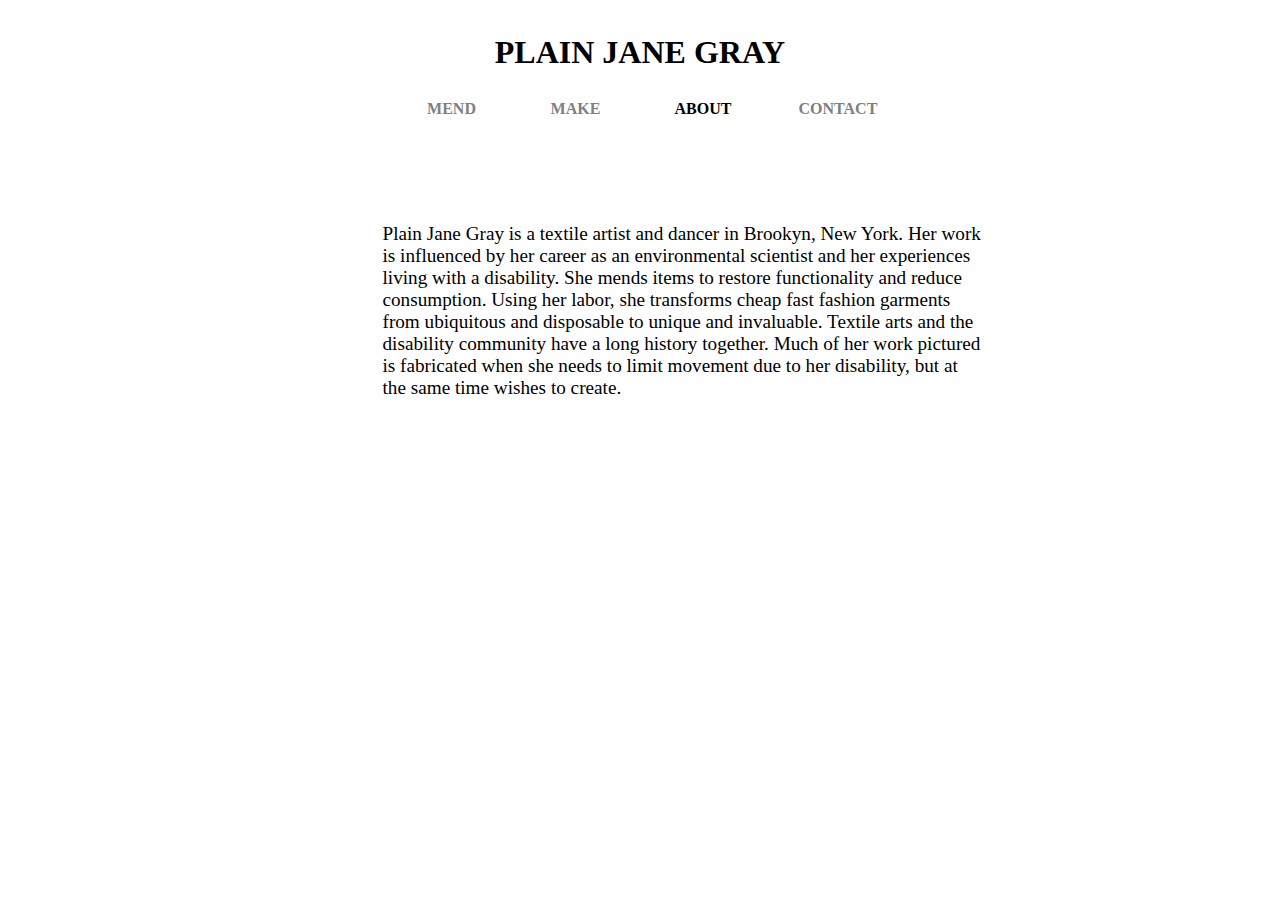
<file: about.html>
<!DOCTYPE html>
<html>
	<head>
		<!-- Google tag (gtag.js) -->
			<script async src="https://www.googletagmanager.com/gtag/js?id=G-7GS1KGBMTX"></script>
			<script>
 			 	window.dataLayer = window.dataLayer || [];
  				function gtag(){dataLayer.push(arguments);}
  				gtag('js', new Date());

  				gtag('config', 'G-7GS1KGBMTX');
			</script>
		<title>mend</title>
		<meta charset=utf-8>
            <link href="style-plain-gdn.css" rel="stylesheet" type="text/css">
	</head>
	<body>
		<div id="wrapper">
			<header>
            <h1>PLAIN JANE GRAY<h1>
			</header>
            <nav>
                <ul>
                    <!--<p>Menu</p>--->
                    <li class="btn"><a href="index.html" title="mend">MEND</a></li>
                    <li class="btn"><a href="make.html" title="make">MAKE</a></li>
                    <li class="btn"><a style="color:black" href="about.html" title="about">ABOUT</a></li>
                    <li class="btn"><a href="contact.html" title="contact">CONTACT</a></li>
                </ul>
        </div>
                <br class="clear">

        <div id="midcol">
            <p>Plain Jane Gray is a textile artist and dancer in Brookyn, New York. Her work is influenced by her career as an environmental scientist and her experiences living with a disability. She mends items to restore functionality and reduce consumption. Using her labor, she transforms cheap fast fashion garments from ubiquitous and disposable to unique and invaluable. Textile arts and the disability community have a long history together. Much of her work pictured is fabricated when she needs to limit movement due to her disability, but at the same time wishes to create.</p>
                    <br class="clear"><!--push the next closing divs downwards clear of the two floated columns -->
				</div><!--the midcol div finishes here-->
                <br class="clear">
</div><!--content div finishes here-->
<br class="clear">
</div><!--wrapper div finishes here-->
</body>
</html>
</file>
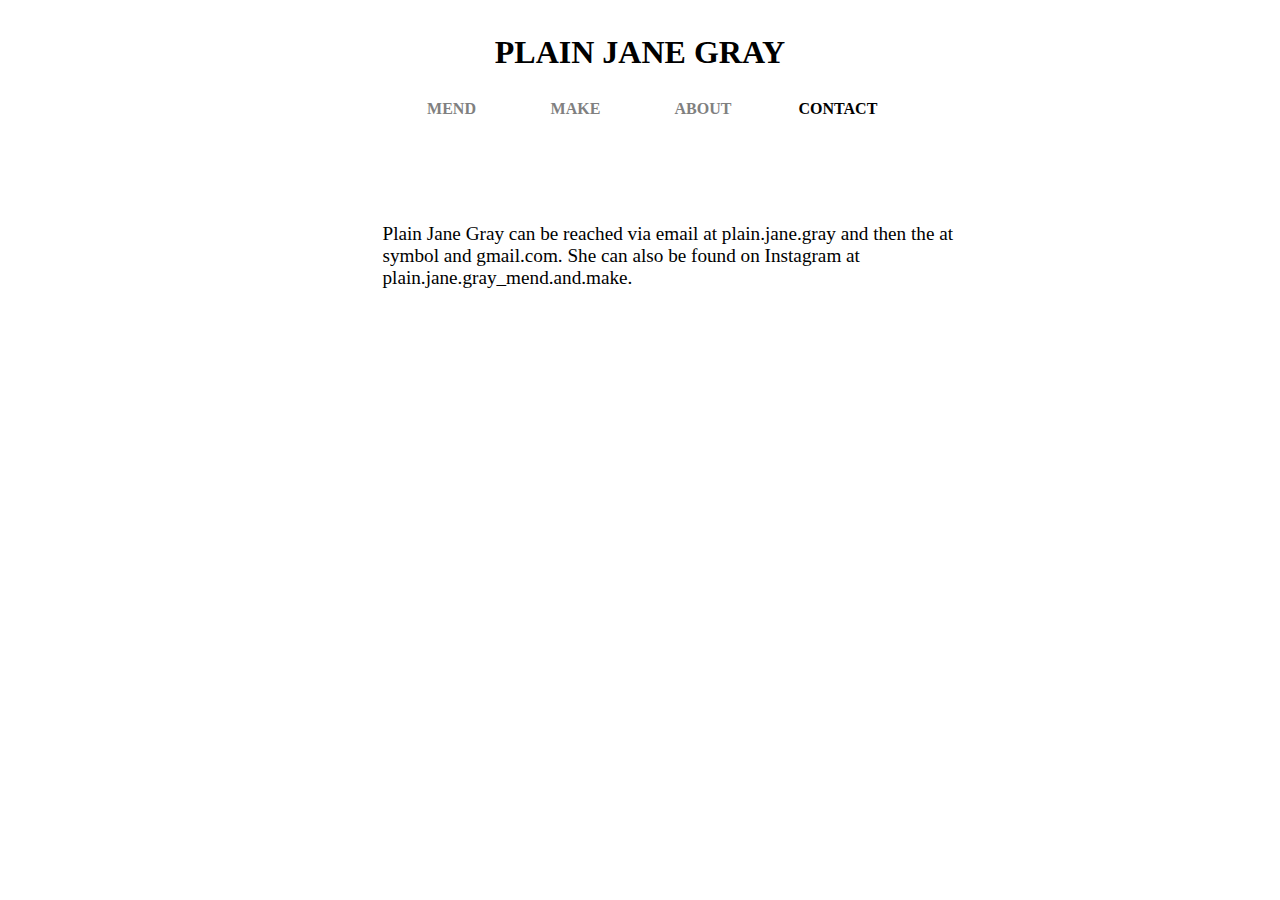
<file: contact.html>
<!DOCTYPE html>
<html>
	<head>
		<!-- Google tag (gtag.js) -->
			<script async src="https://www.googletagmanager.com/gtag/js?id=G-7GS1KGBMTX"></script>
			<script>
 			 	window.dataLayer = window.dataLayer || [];
  				function gtag(){dataLayer.push(arguments);}
  				gtag('js', new Date());

  				gtag('config', 'G-7GS1KGBMTX');
			</script>
		<title>mend</title>
		<meta charset=utf-8>
            <link href="style-plain-gdn.css" rel="stylesheet" type="text/css">
	</head>
	<body>
		<div id="wrapper">
			<header>
            <h1>PLAIN JANE GRAY<h1>
			</header>
            <nav>
                <ul>
                    <!--<p>Menu</p>--->
                    <li class="btn"><a href="index.html" title="mend">MEND</a></li>
                    <li class="btn"><a href="make.html" title="make">MAKE</a></li>
                    <li class="btn"><a href="about.html" title="about">ABOUT</a></li>
                    <li class="btn"><a style="color:black" href="contact.html" title="contact">CONTACT</a></li>
                </ul>
        </div>
                <br class="clear">

        <div id="midcol">
            <p>Plain Jane Gray can be reached via email at plain.jane.gray and then the at symbol and gmail.com. She can also be found on Instagram at plain.jane.gray_mend.and.make.</p>
                    <br class="clear"><!--push the next closing divs downwards clear of the two floated columns -->
				</div><!--the midcol div finishes here-->
                <br class="clear">
</div><!--content div finishes here-->
<br class="clear">
</div><!--wrapper div finishes here-->
</body>
</html>
</file>
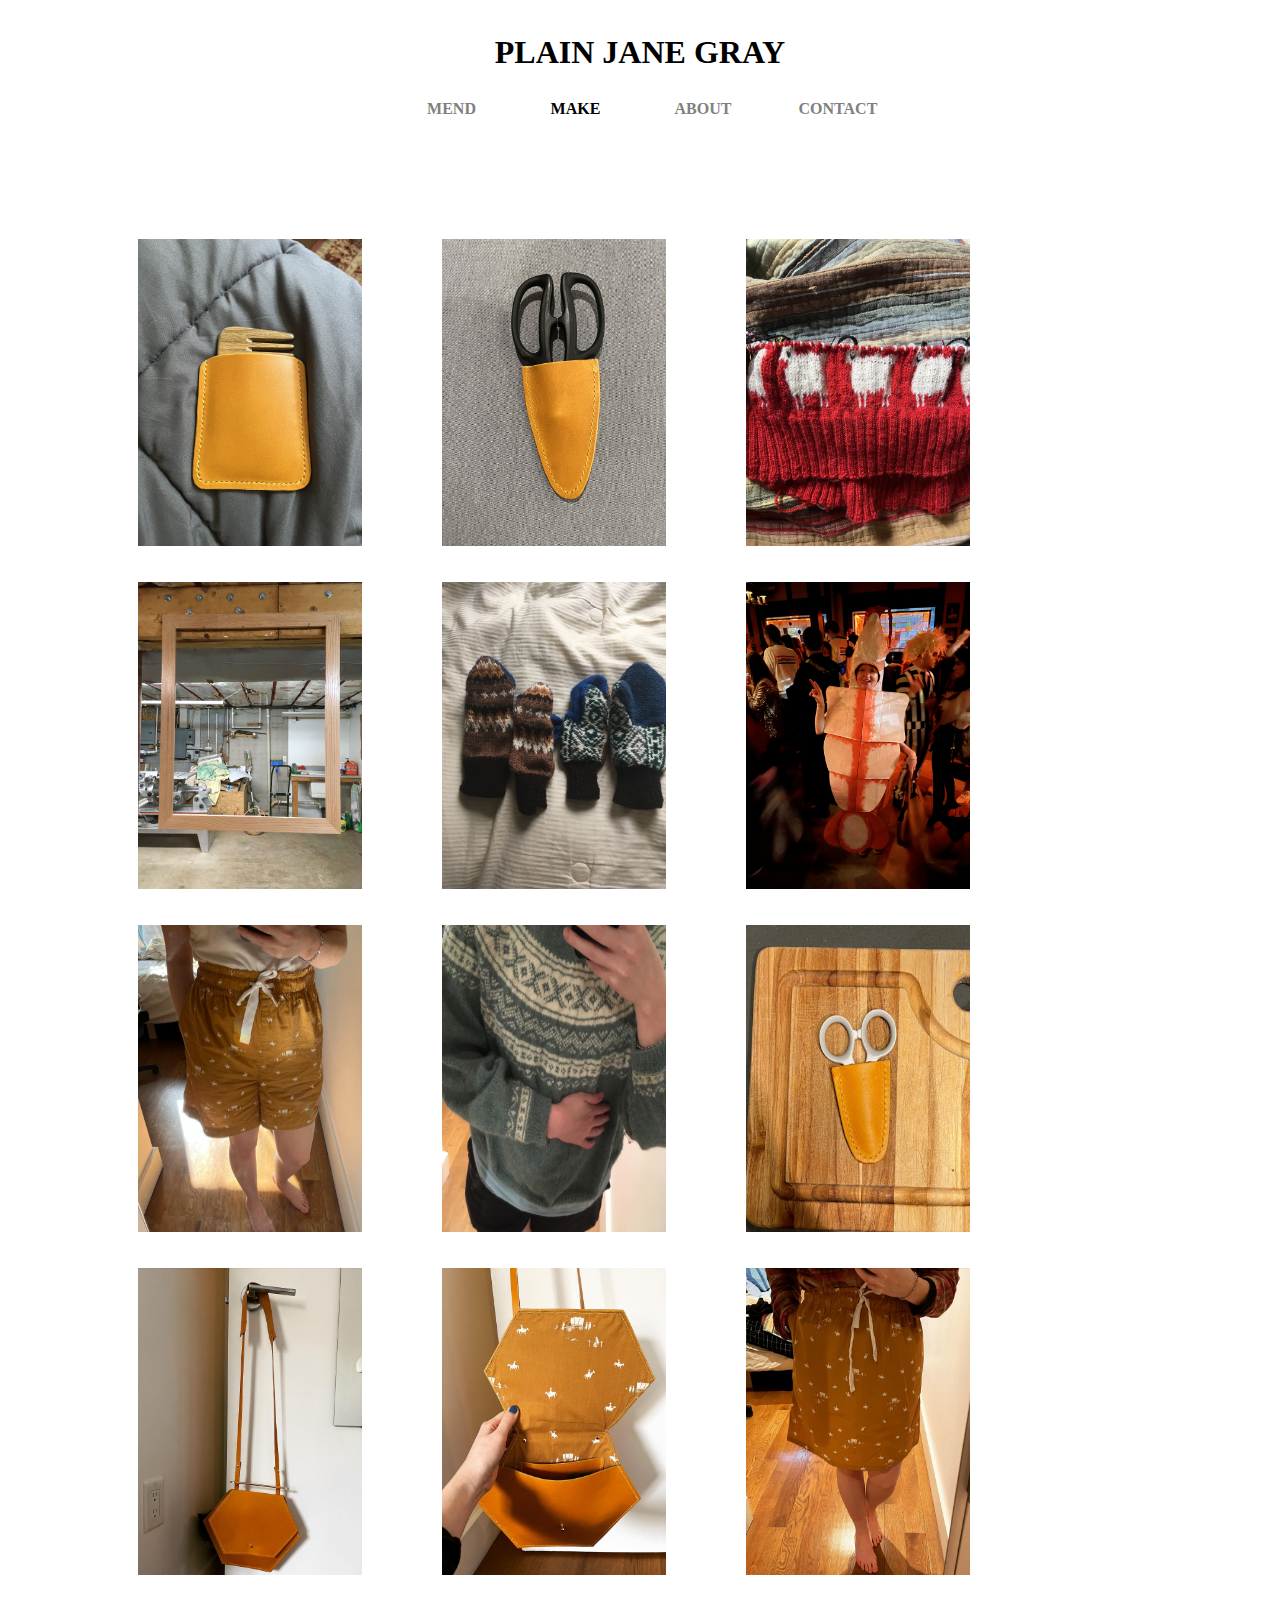
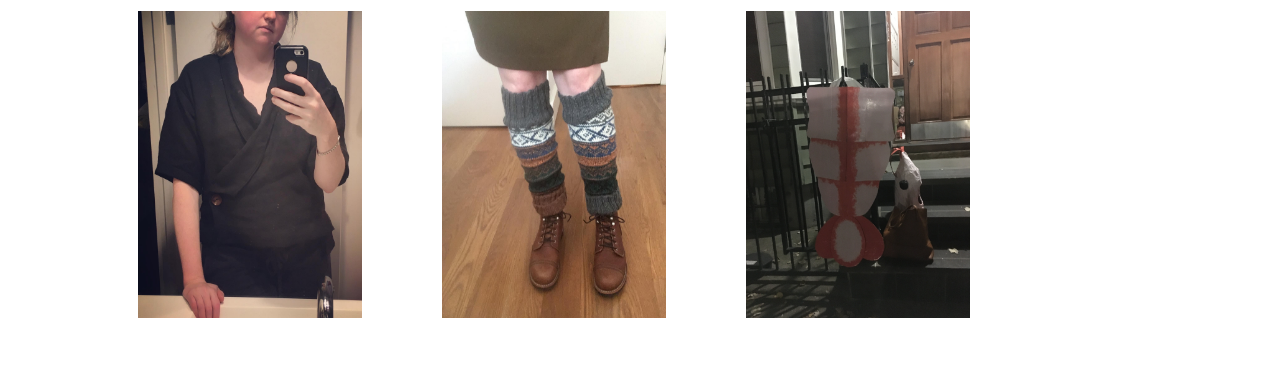
<file: make.html>
<!DOCTYPE html>
<html>
	<head>
		<!-- Google tag (gtag.js) -->
			<script async src="https://www.googletagmanager.com/gtag/js?id=G-7GS1KGBMTX"></script>
			<script>
 			 	window.dataLayer = window.dataLayer || [];
  				function gtag(){dataLayer.push(arguments);}
  				gtag('js', new Date());

  				gtag('config', 'G-7GS1KGBMTX');
			</script>
		<title>mend</title>
		<meta charset=utf-8>
            <link href="style-plain-gdn.css" rel="stylesheet" type="text/css">
	</head>
	<body>
		<div id="wrapper">
			<header>
            <h1>PLAIN JANE GRAY<h1>
			</header>
            <nav>
                <ul>
                    <!--<p>Menu</p>--->
                    <li class="btn"><a href="index.html" title="mend">MEND</a></li>
                    <li class="btn"><a style="color:black" href="make.html" title="make">MAKE</a></li>
                    <li class="btn"><a href="about.html" title="about">ABOUT</a></li>
                    <li class="btn"><a href="contact.html" title="contact">CONTACT</a></li>
                </ul>
        </div>
                <br class="clear">

        <div id="midcol">
                <figure>
                    <img src="/images/make/make_best/comb.jpg" alt="comb" title="comb" width="224" height="307">
                </figure>
                <figure>
                    <img src="/images/make/make_best/scissors.jpg" alt="scissors" title="scissors" width="224" height="307">
                </figure>
                <figure>
                    <img src="/images/make/make_best/sheep.jpg" alt="sheep" title="sheep" width="224" height="307">
                </figure>
                <figure>
                    <img src="/images/make/make_best/frames.jpg" alt="frames" title="frames" width="224" height="307">
                </figure>
                <figure>
                    <img src="/images/make/make_best/bernie.jpg" alt="bernie" title="bernie" width="224" height="307">
                </figure>
                <figure>
                    <img src="/images/make/make_best/shrimp me.jpg" alt="shrimp me" title="shrimp me" width="224" height="307">
                </figure>
                <figure>
                    <img src="/images/make/make_best/cowboy shorts.jpg" alt="cowboy shorts" title="cowboy shorts" width="224" height="307">
                </figure>
                <figure>
                    <img src="/images/make/make_best/evergreen sweater.jpg" alt="evergreen sweater" title="evergreen sweater" width="224" height="307">
                </figure>
                <figure>
                    <img src="/images/make/make_best/cat scissors.jpg" alt="cat scissors" title="cat scissors" width="224" height="307">
                </figure>
                <figure>
                    <img src="/images/make/make_best/purse1.jpg" alt="purse1" title="purse1" width="224" height="307">
                </figure>
                <figure>
                    <img src="/images/make/make_best/purse2.jpg" alt="purse2" title="purse2" width="224" height="307">
                </figure>
                <figure>
                    <img src="/images/make/make_best/cowboy skirt.jpg" alt="cowboy skirt" title="cowboy skirt" width="224" height="307">
                </figure>
                <figure>
                    <img src="/images/make/make_best/black PJ.jpg" alt="black PJ." title="black PJ" width="224" height="307">
                </figure>
                <figure>
                    <img src="/images/make/make_best/fair isle leg warmers.jpg" alt="fair isle leg warmers" title="fair isle leg warmers" width="224" height="307">
                </figure>
                <figure>
                    <img src="/images/make/make_best/shrimp.jpg" alt="shrimp" title="shrimp" width="224" height="307">
                </figure>
 
                    <br class="clear"><!--push the next closing divs downwards clear of the two floated columns -->
				</div><!--the midcol div finishes here-->
                <br class="clear">
</div><!--content div finishes here-->
<br class="clear">
</div><!--wrapper div finishes here-->
</body>
</html>
</file>
<file: style-plain-gdn.css>
/* tiling: adds a background image*/
#wrapper {margin:auto; max-width:1200px; min-width:980px; background:white; border:5px white solid; font-size:medium; text-align:center;}
header, nav, article, section, footer, figure {display:block;}
figure {float:left; text-align:center; margin-left:2 px} /*margin-left:2px;}*/
/*header {margin:0 auto; margin-top:0; border-bottom:2px white solid; height:50px;}

/* top:-15px pulls text upwards */
/*h1 {margin:0 auto; positon: fixed; display: inline-block; font-size:250%; color:black; font-weight:bold; font-family:helvetica-neue; text-align:center; background:white;} /*top:-15px; margin-left:30px; */
h2 {font-size:150%; text-align:center;}
p {margin:0 auto; font-size:120%; text-align: left; font-family:helvetica-neue; width:600px;}
a {font-size:120%;}
nav {float:left; width:150px; height:130px;}
/*#rightcol {float:right; width:150px; height:190px;}*/
#midcol {margin-left:90px; margin-right:5px; background:white; padding:0px;} /*155px*/
br.clear {clear:both;}
/*#midcol-left {float:left; width:46%; front-weight:bold;}
#midcol-right {float:right; width:50%; front-weight:bold;}*/

/*set horizontal button menu*/
nav ul {margin: 0 auto; display:inline-block; float:left; width:1200px; height:100px; text-align:center; padding-left:0;list-style-type:none;} /*margin-left:70px; width:960px;
/*set general horizontal menu button styles*/
nav ul li {display:inline-block;}
li.btn {width:115px; line-height:2; margin-bottom:5px; margin-right:5px; text-align:center;}
/*set general access (anchor) styles*/
li.btn a {display:inline-block; width:50px; color:gray; background:white; font-family:helvetica-neue; font-size:100%; font-weight:bold; text-decoration:none; background:red;}
/*li.btn:focus{color:gray;}*/

/* mouseout*/
li.btn a {background:white;color:gray;}
/*mouseover*/
li.btn a:hover {background:white; color:black;}
/*mousedown*/
li.btn a:active {background:white; color:black;}
</file>
